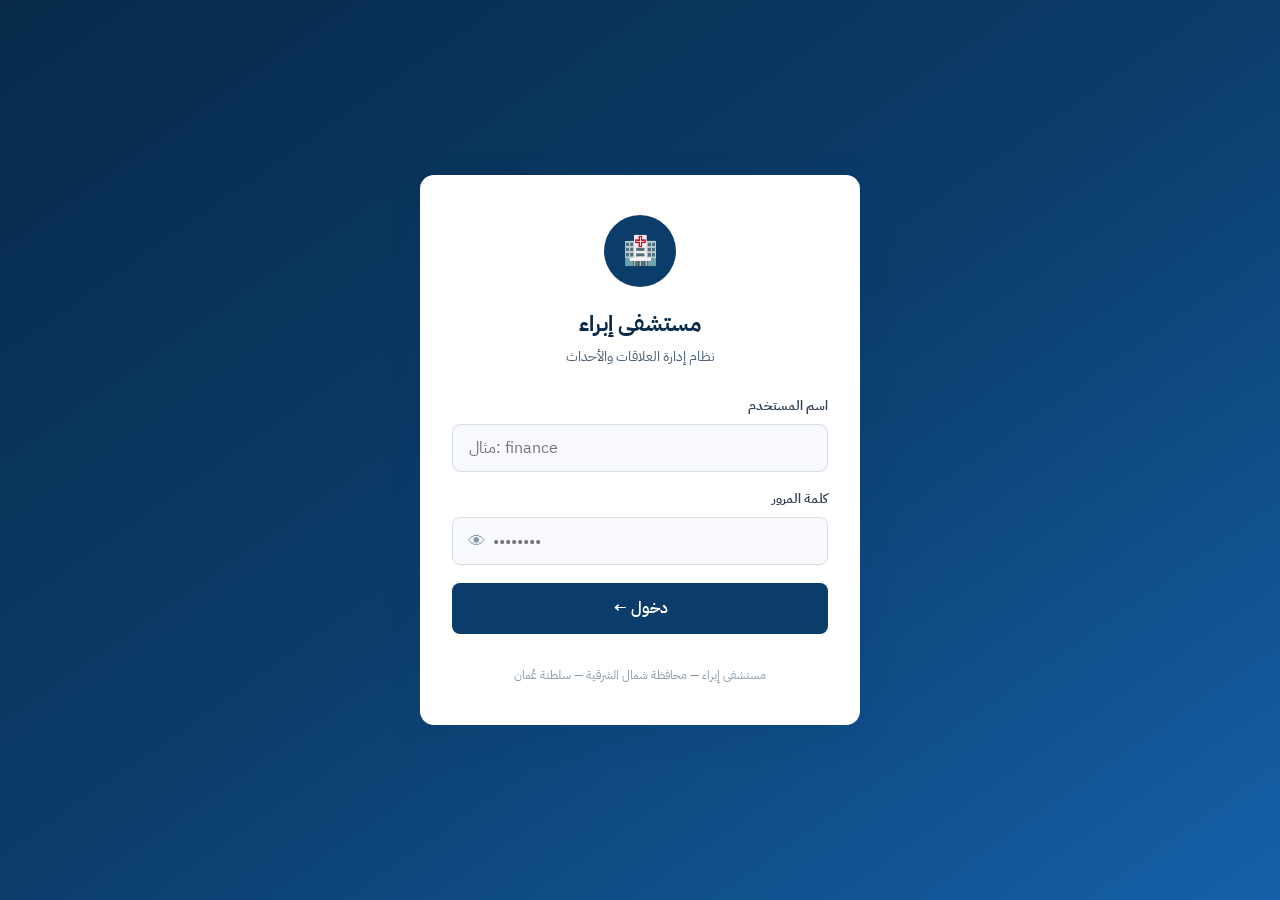
<file: index.html>
<!DOCTYPE html>
<html lang="ar" dir="rtl">

<head>
  <meta charset="UTF-8">
  <meta name="viewport" content="width=device-width, initial-scale=1.0, maximum-scale=1.0">
  <title>مستشفى إبراء — تسجيل الدخول</title>
  <link rel="stylesheet" href="css/style.css">
  <style>
    .lf {
      display: flex;
      flex-direction: column;
      gap: .4rem;
      margin-bottom: 1.1rem;
      text-align: right
    }

    .lf label {
      font-size: .83rem;
      font-weight: 600;
      color: var(--neutral-700)
    }

    .lf input {
      width: 100%;
      padding: .72rem 1rem;
      border: 1.5px solid var(--neutral-200);
      border-radius: var(--radius);
      font-size: .97rem;
      background: var(--neutral-50);
      direction: ltr;
      text-align: left;
      font-family: inherit;
      min-height: 44px
    }

    .lf input:focus {
      outline: none;
      border-color: var(--primary-light);
      box-shadow: 0 0 0 3px rgba(21, 96, 168, .12);
      background: #fff
    }

    .pw-wrap {
      position: relative
    }

    .pw-wrap input {
      padding-left: 2.5rem
    }

    .pw-toggle {
      position: absolute;
      left: .75rem;
      top: 50%;
      transform: translateY(-50%);
      cursor: pointer;
      font-size: 1.1rem;
      color: var(--neutral-400);
      padding: .25rem
    }
  </style>
</head>

<body class="login-page">
  <div class="login-card">
    <div class="login-logo">🏥</div>
    <h1 class="login-title">مستشفى إبراء</h1>
    <p class="login-subtitle">نظام إدارة العلاقات والأحداث</p>
    <div class="login-form">
      <div class="lf">
        <label>اسم المستخدم</label>
        <input type="text" id="inp-user" placeholder="مثال: finance" autocomplete="off" spellcheck="false">
      </div>
      <div class="lf">
        <label>كلمة المرور</label>
        <div class="pw-wrap">
          <input type="password" id="inp-pass" placeholder="••••••••" autocomplete="off">
          <span class="pw-toggle" id="pw-eye" onclick="togglePw()">👁</span>
        </div>
      </div>
      <button class="btn btn-primary" id="login-btn" onclick="doLogin()">دخول ←</button>
      <div class="login-error" id="login-error"></div>
    </div>
    <p style="margin-top:2rem;font-size:.75rem;color:var(--neutral-400)">مستشفى إبراء — محافظة شمال الشرقية — سلطنة
      عُمان</p>
  </div>

  <script>
    const SUPABASE_URL = 'https://arpavayymvzckrytnwcr.supabase.co';
    const SUPABASE_ANON_KEY = 'eyJhbGciOiJIUzI1NiIsInR5cCI6IkpXVCJ9.eyJpc3MiOiJzdXBhYmFzZSIsInJlZiI6ImFycGF2YXl5bXZ6Y2tyeXRud2NyIiwicm9sZSI6ImFub24iLCJpYXQiOjE3ODIyMjEzMTIsImV4cCI6MjA5Nzc5NzMxMn0.KjnoR6fAWPVHJcuAol_mFbrXabzbY2G2itxrQmjWXBs';

    async function callRPC(fn, params) {
      const res = await fetch(`${SUPABASE_URL}/rest/v1/rpc/${fn}`, {
        method: 'POST',
        headers: { 'Content-Type': 'application/json', 'apikey': SUPABASE_ANON_KEY, 'Authorization': 'Bearer ' + SUPABASE_ANON_KEY },
        body: JSON.stringify(params)
      });
      const json = await res.json();
      if (!res.ok) throw new Error(json.message || json.error || 'خطأ في الاتصال');
      return json;
    }

    async function logSession(userId, username) {
      try {
        await fetch(`${SUPABASE_URL}/rest/v1/login_sessions`, {
          method: 'POST',
          headers: { 'Content-Type': 'application/json', 'apikey': SUPABASE_ANON_KEY, 'Authorization': 'Bearer ' + SUPABASE_ANON_KEY, 'Prefer': 'return=minimal' },
          body: JSON.stringify({ user_id: userId, username })
        });
      } catch (e) { }
    }

    try {
      const u = JSON.parse(sessionStorage.getItem('hospital_user'));
      if (u && u.username) redirectUser(u);
    } catch (e) { }

    document.getElementById('inp-user').addEventListener('keydown', e => { if (e.key === 'Enter') doLogin(); });
    document.getElementById('inp-pass').addEventListener('keydown', e => { if (e.key === 'Enter') doLogin(); });

    function togglePw() {
      const inp = document.getElementById('inp-pass');
      inp.type = inp.type === 'password' ? 'text' : 'password';
      document.getElementById('pw-eye').textContent = inp.type === 'password' ? '👁' : '🙈';
    }
    function showErr(msg) {
      const el = document.getElementById('login-error');
      el.textContent = msg; el.classList.add('show');
    }
    async function doLogin() {
      const username = document.getElementById('inp-user').value.trim().toLowerCase();
      const password = document.getElementById('inp-pass').value;
      const errEl = document.getElementById('login-error');
      const btn = document.getElementById('login-btn');
      errEl.classList.remove('show');
      if (!username || !password) { showErr('⚠️ يرجى إدخال اسم المستخدم وكلمة المرور.'); return; }
      btn.disabled = true; btn.textContent = '⏳ جاري التحقق...';
      try {
        const rows = await callRPC('verify_login', { p_username: username, p_password: password });
        if (!rows || rows.length === 0) { showErr('❌ اسم المستخدم أو كلمة المرور غير صحيحة.'); document.getElementById('inp-pass').value = ''; return; }
        const row = rows[0];
        if (!row.is_active) { showErr('🚫 هذا الحساب معطّل.'); return; }
        const user = { id: row.user_id, username: row.username, name: row.full_name, role: row.role, deptName: row.dept_name || '', deptKey: row.dept_code || '', loginTime: new Date().toISOString() };
        sessionStorage.setItem('hospital_user', JSON.stringify(user));
        logSession(user.id, user.username);
        redirectUser(user);
      } catch (err) { showErr('❌ ' + err.message); }
      finally { btn.disabled = false; btn.textContent = 'دخول ←'; }
    }
    function redirectUser(user) {
      if (user.role === 'relations' || user.role === 'admin') window.location.href = 'pages/relations/home.html';
      else window.location.href = 'pages/dept/home.html';
    }
  </script>
</body>

</html>
</file>
<file: css/style.css>
@import url('https://fonts.googleapis.com/css2?family=IBM+Plex+Sans+Arabic:wght@300;400;500;600;700&display=swap');

:root {
  --primary: #0B3D6B;
  --primary-light: #1560A8;
  --primary-dark: #072A4A;
  --accent: #00A896;
  --accent-light: #00C9B1;
  --danger: #C0392B;
  --warning: #E67E22;
  --success: #1A7F54;
  --neutral-900: #0F1923;
  --neutral-800: #1C2B3A;
  --neutral-700: #2D3F52;
  --neutral-600: #4A5F73;
  --neutral-400: #8899A8;
  --neutral-200: #D5DDE5;
  --neutral-100: #EEF2F6;
  --neutral-50: #F7F9FC;
  --white: #FFFFFF;
  --font-main: 'IBM Plex Sans Arabic', 'Segoe UI', Arial, sans-serif;
  --radius-sm: 4px;
  --radius: 8px;
  --radius-lg: 14px;
  --shadow-sm: 0 1px 4px rgba(11, 61, 107, .08);
  --shadow: 0 4px 16px rgba(11, 61, 107, .12);
  --shadow-lg: 0 8px 32px rgba(11, 61, 107, .18);
  --sidebar-w: 260px;
}

/* ── Reset ── */
*,
*::before,
*::after {
  box-sizing: border-box;
  margin: 0;
  padding: 0
}

html {
  font-size: 16px;
  scroll-behavior: smooth;
  -webkit-text-size-adjust: 100%
}

body {
  font-family: var(--font-main);
  background: var(--neutral-50);
  color: var(--neutral-900);
  direction: rtl;
  min-height: 100vh;
  line-height: 1.6
}

a {
  color: inherit;
  text-decoration: none
}

img {
  max-width: 100%;
  display: block
}

button {
  cursor: pointer;
  font-family: var(--font-main)
}

input,
select,
textarea {
  font-family: var(--font-main)
}

/* ── Login ── */
.login-page {
  min-height: 100vh;
  display: flex;
  align-items: center;
  justify-content: center;
  background: linear-gradient(145deg, var(--primary-dark), var(--primary), var(--primary-light));
  padding: 1rem
}

.login-card {
  background: #fff;
  border-radius: var(--radius-lg);
  box-shadow: var(--shadow-lg);
  padding: 2.5rem 2rem;
  width: 100%;
  max-width: 440px;
  text-align: center
}

.login-logo {
  width: 72px;
  height: 72px;
  background: var(--primary);
  border-radius: 50%;
  display: flex;
  align-items: center;
  justify-content: center;
  margin: 0 auto 1.25rem;
  font-size: 1.75rem;
  color: #fff
}

.login-title {
  font-size: 1.35rem;
  font-weight: 700;
  color: var(--primary-dark);
  margin-bottom: .25rem
}

.login-subtitle {
  font-size: .88rem;
  color: var(--neutral-600);
  margin-bottom: 1.75rem
}

.login-error {
  margin-top: .75rem;
  padding: .65rem 1rem;
  background: #FEF2F2;
  border: 1px solid #FCA5A5;
  border-radius: var(--radius);
  color: var(--danger);
  font-size: .88rem;
  display: none
}

.login-error.show {
  display: block
}

/* ── Buttons ── */
.btn {
  display: inline-flex;
  align-items: center;
  justify-content: center;
  gap: .5rem;
  padding: .7rem 1.5rem;
  border-radius: var(--radius);
  font-size: .92rem;
  font-weight: 600;
  border: none;
  cursor: pointer;
  transition: all .2s;
  white-space: nowrap;
  font-family: var(--font-main);
  touch-action: manipulation
}

.btn-primary {
  background: var(--primary);
  color: #fff;
  width: 100%;
  padding: .85rem;
  font-size: 1rem
}

.btn-primary:hover {
  background: var(--primary-light)
}

.btn-accent {
  background: var(--accent);
  color: #fff
}

.btn-accent:hover {
  background: var(--accent-light)
}

.btn-success {
  background: var(--success);
  color: #fff
}

.btn-success:hover {
  opacity: .9
}

.btn-danger {
  background: var(--danger);
  color: #fff
}

.btn-danger:hover {
  opacity: .9
}

.btn-outline {
  background: transparent;
  border: 1.5px solid var(--primary);
  color: var(--primary)
}

.btn-outline:hover {
  background: var(--primary);
  color: #fff
}

.btn-ghost {
  background: transparent;
  color: var(--neutral-600);
  border: 1.5px solid var(--neutral-200)
}

.btn-ghost:hover {
  background: var(--neutral-100)
}

.btn-sm {
  padding: .45rem .9rem;
  font-size: .8rem
}

.btn-lg {
  padding: .95rem 2rem;
  font-size: 1.05rem
}

.w-full {
  width: 100%
}

/* ── App Layout ── */
.app-layout {
  display: flex;
  min-height: 100vh
}

/* ── Sidebar ── */
.sidebar {
  width: var(--sidebar-w);
  background: var(--primary-dark);
  color: #fff;
  display: flex;
  flex-direction: column;
  position: fixed;
  top: 0;
  right: 0;
  bottom: 0;
  z-index: 300;
  overflow-y: auto;
  overflow-x: hidden;
  transition: transform .25s ease;
  -webkit-overflow-scrolling: touch;
}

.sidebar.collapsed {
  transform: translateX(100%)
}

/* Mobile: sidebar starts hidden, slides in as overlay */
@media(max-width:768px) {
  .sidebar {
    transform: translateX(100%);
    box-shadow: var(--shadow-lg);
  }

  .sidebar.open {
    transform: translateX(0);
  }
}

/* Sidebar overlay backdrop (mobile) */
.sidebar-overlay {
  display: none;
  position: fixed;
  inset: 0;
  background: rgba(7, 42, 74, .5);
  z-index: 299;
}

.sidebar-overlay.show {
  display: block
}

.main-content {
  margin-right: var(--sidebar-w);
  flex: 1;
  display: flex;
  flex-direction: column;
  min-height: 100vh;
  transition: margin-right .25s ease;
  min-width: 0;
  /* prevent overflow */
}

.main-content.sidebar-collapsed {
  margin-right: 0
}

/* Mobile: no margin since sidebar is overlay */
@media(max-width:768px) {
  .main-content {
    margin-right: 0 !important;
  }
}

/* ── Sidebar internals ── */
.sidebar-header {
  padding: 1.25rem 1rem .85rem;
  border-bottom: 1px solid rgba(255, 255, 255, .1)
}

.sidebar-logo {
  display: flex;
  align-items: center;
  gap: .65rem;
  cursor: pointer;
  user-select: none
}

.sidebar-logo:hover .sidebar-logo-icon {
  background: var(--accent-light)
}

.sidebar-logo-icon {
  width: 40px;
  height: 40px;
  min-width: 40px;
  background: var(--accent);
  border-radius: var(--radius);
  display: flex;
  align-items: center;
  justify-content: center;
  font-size: 1.2rem;
  flex-shrink: 0;
  transition: background .2s
}

.sidebar-logo-text strong {
  font-size: .9rem;
  display: block;
  line-height: 1.2
}

.sidebar-logo-text span {
  font-size: .72rem;
  opacity: .65
}

.sidebar-user {
  padding: .85rem 1rem;
  background: rgba(255, 255, 255, .06);
  margin: .65rem .65rem 0;
  border-radius: var(--radius)
}

.sidebar-user-name {
  font-size: .85rem;
  font-weight: 600
}

.sidebar-user-role {
  font-size: .72rem;
  opacity: .6;
  margin-top: .15rem
}

.sidebar-nav {
  padding: .65rem 0;
  flex: 1
}

.sidebar-section {
  padding: .5rem 1rem .2rem;
  font-size: .68rem;
  font-weight: 700;
  letter-spacing: .08em;
  text-transform: uppercase;
  color: rgba(255, 255, 255, .4)
}

.sidebar-nav a {
  display: flex;
  align-items: center;
  gap: .65rem;
  padding: .65rem 1rem;
  font-size: .86rem;
  color: rgba(255, 255, 255, .75);
  border-right: 3px solid transparent;
  transition: all .2s;
  -webkit-tap-highlight-color: transparent
}

.sidebar-nav a:hover,
.sidebar-nav a.active {
  background: rgba(255, 255, 255, .07);
  color: #fff;
  border-right-color: var(--accent)
}

.sidebar-nav a.active {
  background: rgba(0, 168, 150, .15);
  font-weight: 600
}

.nav-icon {
  font-size: .95rem;
  width: 18px;
  text-align: center;
  flex-shrink: 0
}

.sidebar-footer {
  padding: 1rem;
  border-top: 1px solid rgba(255, 255, 255, .1)
}

/* ── Topbar toggle button (hamburger) ── */
.sidebar-toggle-btn {
  width: 40px;
  height: 40px;
  border-radius: var(--radius-sm);
  background: var(--primary-dark);
  color: #fff;
  border: none;
  font-size: 1.2rem;
  cursor: pointer;
  display: flex;
  align-items: center;
  justify-content: center;
  box-shadow: var(--shadow);
  flex-shrink: 0;
  -webkit-tap-highlight-color: transparent;
}

/* Topbar hamburger button: always visible in topbar */
.topbar .sidebar-toggle-btn {
  position: static;
  box-shadow: none;
  background: var(--neutral-100);
  color: var(--primary-dark);
  flex-shrink: 0;
}

.topbar .sidebar-toggle-btn:hover {
  background: var(--neutral-200)
}

/* Desktop FAB (shown only when sidebar is collapsed via desktop toggle) */
#sidebar-toggle-fab {
  position: fixed;
  top: 14px;
  right: 12px;
  z-index: 200;
  display: none;
}

#sidebar-toggle-fab.visible {
  display: flex
}

/* ── Topbar ── */
.topbar {
  background: #fff;
  border-bottom: 1px solid var(--neutral-200);
  padding: 0 1.5rem;
  height: 60px;
  display: flex;
  align-items: center;
  justify-content: space-between;
  gap: .75rem;
  position: sticky;
  top: 0;
  z-index: 50;
  box-shadow: var(--shadow-sm);
}

.topbar-title {
  min-width: 0;
  flex: 1
}

.topbar-title h1 {
  font-size: 1.05rem;
  font-weight: 700;
  color: var(--primary-dark);
  white-space: nowrap;
  overflow: hidden;
  text-overflow: ellipsis
}

.topbar-title p {
  font-size: .75rem;
  color: var(--neutral-600);
  white-space: nowrap;
  overflow: hidden;
  text-overflow: ellipsis
}

.topbar-date {
  font-size: .78rem;
  color: var(--neutral-600);
  background: var(--neutral-100);
  padding: .3rem .65rem;
  border-radius: 20px;
  white-space: nowrap;
  flex-shrink: 0
}

@media(max-width:480px) {
  .topbar {
    padding: 0 .85rem;
    height: 56px
  }

  .topbar-date {
    display: none
  }

  /* hide date on very small phones */
}

/* ── Page content ── */
.page-content {
  padding: 1.5rem;
  flex: 1
}

@media(max-width:600px) {
  .page-content {
    padding: 1rem .85rem
  }
}

/* ── Cards ── */
.card {
  background: #fff;
  border-radius: var(--radius-lg);
  box-shadow: var(--shadow-sm);
  border: 1px solid var(--neutral-200)
}

.card-header {
  padding: 1rem 1.25rem;
  border-bottom: 1px solid var(--neutral-100);
  display: flex;
  align-items: center;
  justify-content: space-between;
  flex-wrap: wrap;
  gap: .5rem
}

.card-title {
  font-size: .95rem;
  font-weight: 700;
  color: var(--primary-dark);
  display: flex;
  align-items: center;
  gap: .5rem
}

.card-body {
  padding: 1.25rem
}

.mb-2 {
  margin-bottom: 1rem
}

.mb-3 {
  margin-bottom: 1.5rem
}

.mt-1 {
  margin-top: .5rem
}

/* ── Stats grid ── */
.stats-grid {
  display: grid;
  grid-template-columns: repeat(auto-fit, minmax(160px, 1fr));
  gap: .85rem;
  margin-bottom: 1.25rem
}

@media(max-width:480px) {
  .stats-grid {
    grid-template-columns: repeat(2, 1fr);
    gap: .65rem
  }
}

.stat-card {
  background: #fff;
  border-radius: var(--radius-lg);
  padding: 1rem 1.1rem;
  border: 1px solid var(--neutral-200);
  box-shadow: var(--shadow-sm);
  display: flex;
  align-items: center;
  gap: .75rem
}

.stat-icon {
  width: 44px;
  height: 44px;
  min-width: 44px;
  border-radius: var(--radius);
  display: flex;
  align-items: center;
  justify-content: center;
  font-size: 1.25rem;
  flex-shrink: 0
}

.stat-icon.blue {
  background: rgba(21, 96, 168, .12);
  color: var(--primary-light)
}

.stat-icon.green {
  background: rgba(26, 127, 84, .12);
  color: var(--success)
}

.stat-icon.orange {
  background: rgba(230, 126, 34, .12);
  color: var(--warning)
}

.stat-icon.teal {
  background: rgba(0, 168, 150, .12);
  color: var(--accent)
}

.stat-value {
  font-size: 1.6rem;
  font-weight: 700;
  color: var(--primary-dark);
  line-height: 1
}

.stat-label {
  font-size: .75rem;
  color: var(--neutral-600);
  margin-top: .2rem
}

/* ── Forms ── */
.form-grid {
  display: grid;
  grid-template-columns: repeat(auto-fit, minmax(220px, 1fr));
  gap: 1rem
}

@media(max-width:480px) {
  .form-grid {
    grid-template-columns: 1fr
  }
}

.form-group {
  display: flex;
  flex-direction: column;
  gap: .35rem
}

.form-group.full {
  grid-column: 1/-1
}

.form-label {
  font-size: .82rem;
  font-weight: 600;
  color: var(--neutral-700)
}

.required {
  color: var(--danger);
  margin-right: 2px
}

.form-control {
  padding: .62rem .85rem;
  border: 1.5px solid var(--neutral-200);
  border-radius: var(--radius);
  font-size: .92rem;
  color: var(--neutral-900);
  background: var(--neutral-50);
  transition: border-color .2s, box-shadow .2s;
  width: 100%;
  direction: rtl;
  font-family: var(--font-main);
  /* Better tap targets on mobile */
  min-height: 44px;
}

.form-control:focus {
  outline: none;
  border-color: var(--primary-light);
  box-shadow: 0 0 0 3px rgba(21, 96, 168, .1);
  background: #fff
}

select.form-control {
  appearance: none;
  -webkit-appearance: none;
  background-image: url("data:image/svg+xml,%3Csvg xmlns='http://www.w3.org/2000/svg' width='12' height='8' viewBox='0 0 12 8'%3E%3Cpath d='M1 1l5 5 5-5' stroke='%234A5F73' stroke-width='1.5' fill='none'/%3E%3C/svg%3E");
  background-repeat: no-repeat;
  background-position: left .85rem center;
  padding-left: 2.25rem;
}

textarea.form-control {
  resize: vertical;
  min-height: 90px
}

.form-actions {
  display: flex;
  align-items: center;
  gap: .75rem;
  margin-top: 1.25rem;
  padding-top: 1.1rem;
  border-top: 1px solid var(--neutral-100);
  flex-wrap: wrap
}

@media(max-width:480px) {
  .form-actions {
    flex-direction: column
  }

  .form-actions .btn {
    width: 100%
  }
}

/* ── Tables ── */
.table-wrapper {
  overflow-x: auto;
  border-radius: var(--radius);
  -webkit-overflow-scrolling: touch
}

table {
  width: 100%;
  border-collapse: collapse;
  font-size: .85rem
}

thead th {
  background: var(--primary-dark);
  color: #fff;
  padding: .65rem .85rem;
  font-weight: 600;
  text-align: right;
  white-space: nowrap;
  font-size: .8rem
}

tbody tr {
  border-bottom: 1px solid var(--neutral-100);
  transition: background .2s
}

tbody tr:hover {
  background: var(--neutral-50)
}

tbody tr:last-child {
  border-bottom: none
}

tbody td {
  padding: .65rem .85rem;
  color: var(--neutral-800);
  vertical-align: middle
}

code {
  font-size: .82rem;
  background: var(--neutral-100);
  padding: .15rem .4rem;
  border-radius: 3px;
  font-family: monospace
}

/* Responsive table: on very small screens, show horizontal scroll hint */
@media(max-width:480px) {
  .table-wrapper {
    border: 1px solid var(--neutral-200)
  }

  thead th,
  tbody td {
    padding: .55rem .65rem;
    font-size: .78rem
  }
}

/* ── Badges ── */
.badge {
  display: inline-flex;
  align-items: center;
  padding: .22rem .6rem;
  border-radius: 20px;
  font-size: .73rem;
  font-weight: 600;
  white-space: nowrap
}

.badge-blue {
  background: rgba(21, 96, 168, .12);
  color: var(--primary-light)
}

.badge-green {
  background: rgba(26, 127, 84, .12);
  color: var(--success)
}

.badge-orange {
  background: rgba(230, 126, 34, .12);
  color: var(--warning)
}

.badge-red {
  background: rgba(192, 57, 43, .12);
  color: var(--danger)
}

.badge-teal {
  background: rgba(0, 168, 150, .12);
  color: var(--accent)
}

.badge-gray {
  background: var(--neutral-100);
  color: var(--neutral-600)
}

.priority-low {
  background: rgba(26, 127, 84, .12);
  color: var(--success);
  border: 1px solid rgba(26, 127, 84, .25)
}

.priority-medium {
  background: rgba(230, 126, 34, .12);
  color: var(--warning);
  border: 1px solid rgba(230, 126, 34, .25)
}

.priority-urgent {
  background: rgba(192, 57, 43, .12);
  color: var(--danger);
  border: 1px solid rgba(192, 57, 43, .25)
}

.case-complaint {
  background: rgba(192, 57, 43, .1);
  color: var(--danger)
}

.case-thanks {
  background: rgba(26, 127, 84, .1);
  color: var(--success)
}

.reply-status-yes {
  color: var(--success);
  font-weight: 600;
  font-size: .8rem
}

.reply-status-no {
  color: var(--danger);
  font-weight: 600;
  font-size: .8rem
}

/* ── Alerts ── */
.alert {
  padding: .8rem 1rem;
  border-radius: var(--radius);
  font-size: .88rem;
  margin-bottom: 1rem
}

.alert-success {
  background: #ECFDF5;
  border: 1px solid #A7F3D0;
  color: #065F46
}

.alert-danger {
  background: #FEF2F2;
  border: 1px solid #FCA5A5;
  color: #991B1B
}

.alert-warning {
  background: #FFFBEB;
  border: 1px solid #FDE68A;
  color: #92400E
}

.alert-info {
  background: #EFF6FF;
  border: 1px solid #BFDBFE;
  color: #1E40AF
}

/* ── Search bar ── */
.search-bar {
  display: flex;
  align-items: center;
  gap: .5rem;
  background: var(--neutral-50);
  border: 1.5px solid var(--neutral-200);
  border-radius: var(--radius);
  padding: 0 .75rem;
  transition: border-color .2s
}

.search-bar:focus-within {
  border-color: var(--primary-light)
}

.search-bar input {
  border: none;
  background: transparent;
  padding: .6rem .25rem;
  font-size: .88rem;
  flex: 1;
  color: var(--neutral-900);
  font-family: var(--font-main);
  min-width: 0;
  min-height: 40px
}

.search-bar input:focus {
  outline: none
}

/* ── Filter row ── */
.filter-row {
  display: flex;
  align-items: center;
  gap: .65rem;
  flex-wrap: wrap;
  margin-bottom: 1rem
}

@media(max-width:600px) {
  .filter-row {
    gap: .5rem
  }

  .filter-row .form-control {
    flex: 1;
    min-width: 100px
  }

  .filter-row .search-bar {
    width: 100%;
    flex-basis: 100%
  }
}

/* ── Modals ── */
.modal-backdrop {
  position: fixed;
  inset: 0;
  background: rgba(7, 42, 74, .55);
  z-index: 400;
  display: none;
  align-items: flex-end;
  justify-content: center;
  padding: 0
}

@media(min-width:600px) {
  .modal-backdrop {
    align-items: center;
    padding: 1rem
  }
}

.modal-backdrop.open {
  display: flex
}

.modal {
  background: #fff;
  border-radius: var(--radius-lg) var(--radius-lg) 0 0;
  box-shadow: var(--shadow-lg);
  width: 100%;
  max-width: 100%;
  max-height: 92vh;
  overflow-y: auto;
  -webkit-overflow-scrolling: touch;
  animation: slideUp .25s ease;
}

@media(min-width:600px) {
  .modal {
    border-radius: var(--radius-lg);
    max-width: 600px;
    animation: slideIn .2s ease
  }
}

@keyframes slideUp {
  from {
    opacity: 0;
    transform: translateY(40px)
  }

  to {
    opacity: 1;
    transform: translateY(0)
  }
}

@keyframes slideIn {
  from {
    opacity: 0;
    transform: translateY(-20px)
  }

  to {
    opacity: 1;
    transform: translateY(0)
  }
}

.modal-header {
  padding: 1.1rem 1.25rem;
  border-bottom: 1px solid var(--neutral-100);
  display: flex;
  align-items: center;
  justify-content: space-between;
  position: sticky;
  top: 0;
  background: #fff;
  z-index: 1
}

.modal-title {
  font-size: .95rem;
  font-weight: 700;
  color: var(--primary-dark)
}

.modal-close {
  width: 32px;
  height: 32px;
  min-width: 32px;
  border-radius: var(--radius-sm);
  border: none;
  background: var(--neutral-100);
  color: var(--neutral-600);
  display: flex;
  align-items: center;
  justify-content: center;
  cursor: pointer;
  font-size: 1rem
}

.modal-body {
  padding: 1.25rem
}

.modal-footer {
  padding: 1rem 1.25rem;
  border-top: 1px solid var(--neutral-100);
  display: flex;
  justify-content: flex-end;
  gap: .75rem;
  flex-wrap: wrap
}

@media(max-width:480px) {
  .modal-footer {
    flex-direction: column-reverse
  }

  .modal-footer .btn {
    width: 100%
  }
}

/* ── Utilities ── */
.divider {
  height: 1px;
  background: var(--neutral-200);
  margin: 1.1rem 0
}

.flex {
  display: flex
}

.gap-1 {
  gap: .5rem
}

.items-center {
  align-items: center
}

.justify-between {
  justify-content: space-between
}

.flex-wrap {
  flex-wrap: wrap
}

.text-sm {
  font-size: .83rem
}

.text-xs {
  font-size: .73rem
}

.text-muted {
  color: var(--neutral-600)
}

.font-bold {
  font-weight: 700
}

.text-center {
  text-align: center
}

/* ── Empty state ── */
.empty-state {
  padding: 2.5rem 1rem;
  text-align: center;
  color: var(--neutral-600)
}

.empty-state .empty-icon {
  font-size: 2.5rem;
  margin-bottom: .75rem;
  opacity: .4
}

/* ── Department checkbox grid ── */
.dept-checkbox-grid {
  display: grid;
  grid-template-columns: repeat(auto-fill, minmax(180px, 1fr));
  gap: .4rem;
  max-height: 200px;
  overflow-y: auto;
  padding: .65rem;
  border: 1.5px solid var(--neutral-200);
  border-radius: var(--radius);
  background: var(--neutral-50)
}

@media(max-width:480px) {
  .dept-checkbox-grid {
    grid-template-columns: 1fr 1fr
  }
}

.dept-checkbox-grid label {
  display: flex;
  align-items: center;
  gap: .5rem;
  font-size: .8rem;
  cursor: pointer;
  padding: .3rem .4rem;
  border-radius: var(--radius-sm)
}

.dept-checkbox-grid label:hover {
  background: var(--neutral-100)
}

.dept-checkbox-grid input[type="checkbox"] {
  accent-color: var(--primary);
  width: 15px;
  height: 15px;
  flex-shrink: 0
}

/* ── Toast notifications ── */
#toast-container {
  position: fixed;
  top: 1rem;
  left: 1rem;
  z-index: 9999;
  display: flex;
  flex-direction: column;
  gap: .6rem;
  max-width: 320px
}

@media(max-width:480px) {
  #toast-container {
    left: .5rem;
    right: .5rem;
    max-width: none
  }
}

.toast {
  background: #fff;
  border-radius: var(--radius);
  box-shadow: var(--shadow-lg);
  padding: .85rem 1rem;
  display: flex;
  align-items: flex-start;
  gap: .6rem;
  font-size: .85rem;
  border-right: 4px solid var(--primary);
  animation: toastIn .3s ease
}

.toast.success {
  border-right-color: var(--success)
}

.toast.danger {
  border-right-color: var(--danger)
}

.toast.warning {
  border-right-color: var(--warning)
}

@keyframes toastIn {
  from {
    opacity: 0;
    transform: translateX(-20px)
  }

  to {
    opacity: 1;
    transform: translateX(0)
  }
}

.toast-icon {
  font-size: 1rem;
  flex-shrink: 0
}

.toast-body {
  flex: 1;
  color: var(--neutral-800)
}

.toast-title {
  font-weight: 700;
  margin-bottom: .1rem
}

/* ── Loading overlay ── */
.loading-overlay {
  position: fixed;
  inset: 0;
  background: rgba(255, 255, 255, .8);
  z-index: 999;
  display: none;
  align-items: center;
  justify-content: center
}

.loading-overlay.show {
  display: flex
}

.spinner {
  width: 44px;
  height: 44px;
  border: 4px solid var(--neutral-200);
  border-top-color: var(--primary);
  border-radius: 50%;
  animation: spin .8s linear infinite
}

@keyframes spin {
  to {
    transform: rotate(360deg)
  }
}

/* ── Quick actions grid (home pages) ── */
.quick-actions {
  display: grid;
  grid-template-columns: repeat(auto-fit, minmax(160px, 1fr));
  gap: .85rem
}

@media(max-width:480px) {
  .quick-actions {
    grid-template-columns: 1fr 1fr
  }
}

/* ── Tablet adjustments (768px–1024px) ── */
@media(min-width:769px) and (max-width:1024px) {
  :root {
    --sidebar-w: 220px
  }

  .page-content {
    padding: 1.25rem
  }

  .stats-grid {
    grid-template-columns: repeat(2, 1fr)
  }
}

/* ── Large desktop ── */
@media(min-width:1400px) {
  .page-content {
    padding: 2rem 2.5rem
  }

  .stats-grid {
    grid-template-columns: repeat(4, 1fr)
  }
}

/* ── Print ── */
@media print {

  .sidebar,
  .topbar,
  .sidebar-toggle-btn,
  .btn {
    display: none !important
  }

  .main-content {
    margin-right: 0 !important
  }

  .page-content {
    padding: 0
  }

  .card {
    box-shadow: none;
    border: 1px solid #ddd
  }
}

/* ── Accessibility: focus visible ── */
:focus-visible {
  outline: 2px solid var(--primary-light);
  outline-offset: 2px
}

button:focus-visible,
a:focus-visible {
  outline: 2px solid var(--accent);
  outline-offset: 2px
}

/* ── Reduced motion ── */
@media(prefers-reduced-motion:reduce) {
  * {
    animation-duration: .01ms !important;
    transition-duration: .01ms !important
  }
}
</file>
